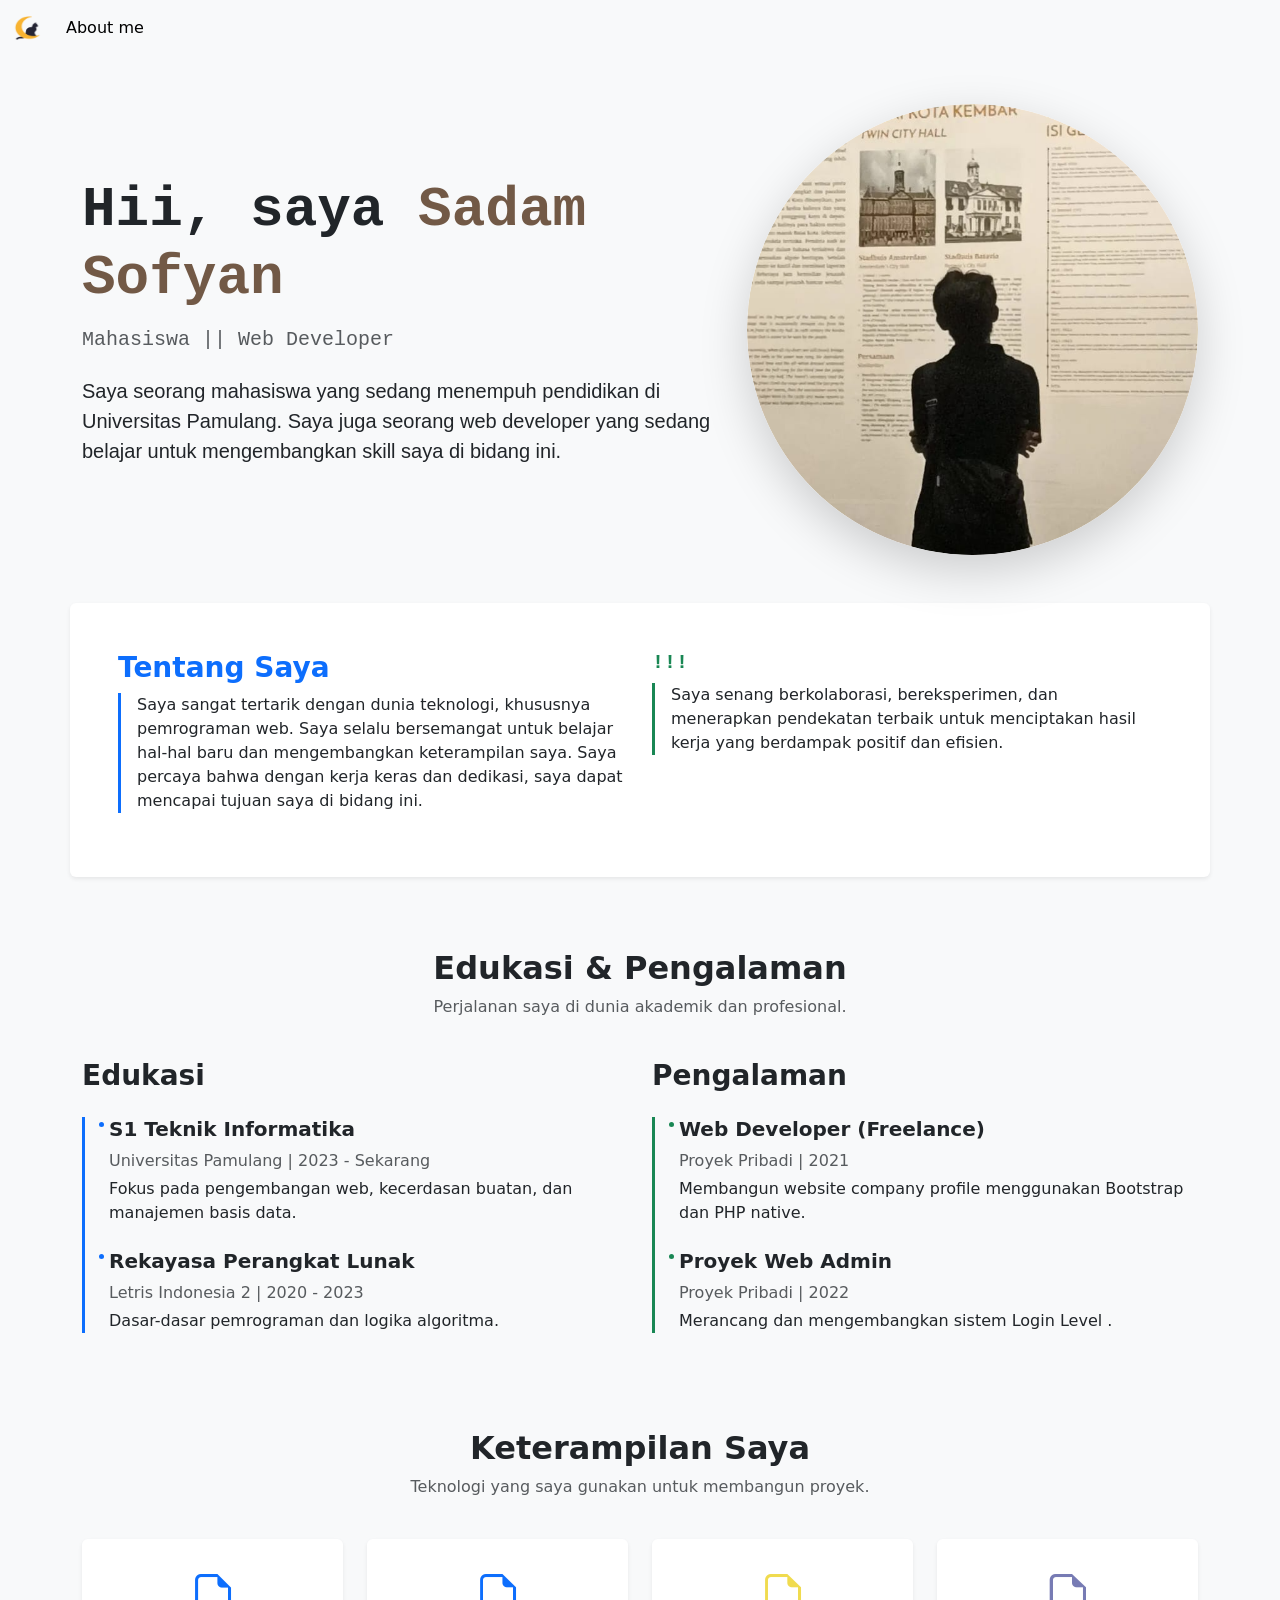
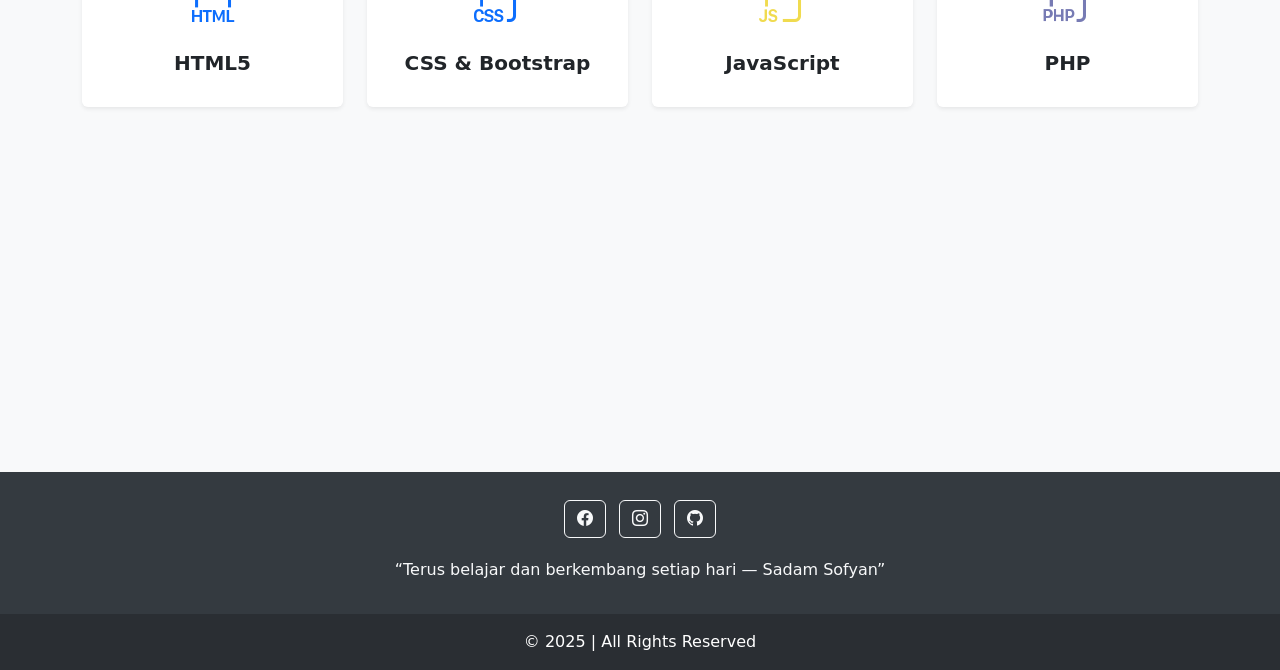
<file: index.html>
<!DOCTYPE html>
<html lang="id">

<head>
  <meta charset="UTF-8">
  <meta name="viewport" content="width=device-width, initial-scale=1.0">

  <!-- Bootstrap CSS -->
  <link href="https://cdn.jsdelivr.net/npm/bootstrap@5.1.3/dist/css/bootstrap.min.css" rel="stylesheet">

  <!-- Bootstrap Icons -->
  <link href="https://cdn.jsdelivr.net/npm/bootstrap-icons@1.11.3/font/bootstrap-icons.css" rel="stylesheet">

  <!-- AOS CSS -->
  <link rel="stylesheet" href="https://cdn.jsdelivr.net/npm/aos@2.3.4/dist/aos.css" />

  <!-- Animate.css -->
  <link rel="stylesheet" href="https://cdnjs.cloudflare.com/ajax/libs/animate.css/4.1.1/animate.min.css" />

  <!-- Custom CSS -->
  <link rel="stylesheet" href="link/public.css">

  <!-- Favicon -->
  <link rel="shortcut icon" href="content/img/catNav.png" type="image/x-icon">



  <title>Portfolio Sadam</title>
</head>

</div>

<body class="bg-light">

  <!-- Navbar -->
  <nav class="navbar navbar-expand-lg navbar-light bg-light">
    <div class="container-fluid">

      <!-- LOGO -->
      <a class="navbar-brand" href="index.html">
        <img src="content/img/catNav.png" alt="" width="30" height="24" class="d-inline-block align-text-top">
      </a>

      <!-- TOGGLER -->
      <button class="navbar-toggler" type="button" data-bs-toggle="collapse" data-bs-target="#navbarNav"
        aria-controls="navbarNav" aria-expanded="false" aria-label="Toggle navigation">
        <span class="navbar-toggler-icon"></span>
      </button>

      <!-- NAV MENU -->
      <div class="collapse navbar-collapse" id="navbarNav">
        <ul class="navbar-nav">

          <li class="nav-item">
            <a class="nav-link active" href="Hobi/aboutMe.html">About me</a>
          </li>

        </ul>
      </div>

    </div>
  </nav>


  <div class="container mt-5 mb-5">
    <div class="row justify-content-center align-items-center">

      <div class="col-lg-7 animate__animated animate__fadeInLeft animate__slower">
        <h1 style="font-family: monospace;" class="display-4 fw-bold">
          Hii, saya <span style="color: rgb(114, 89, 70);">Sadam Sofyan</span>
        </h1>

        <div class="mt-3" style="font-family: monospace;">
          <h5 class="mb-1 text-muted">Mahasiswa || Web Developer</h5>
        </div>
        <div class="mt-4" style="font-family: Verdana, Geneva, Tahoma, sans-serif;">
          <p class="fs-5 text-justify">
            Saya seorang mahasiswa yang sedang menempuh pendidikan di Universitas Pamulang.
            Saya juga seorang web developer yang sedang belajar untuk mengembangkan skill saya di bidang ini.
          </p>
        </div>
      </div>

      <div class="col-lg-5 text-center animate__animated animate__fadeInRight animate__slower">
        <img src="content/img/3311.png" class="img-fluid rounded-circle shadow-lg profile-pic"
          alt="Foto Profil Sadam Sofyan">
      </div>

    </div>
  </div>
  <div class="container mt-5 p-4 p-md-5 rounded bg-white shadow-sm">
    <div class="row">
      <div class="col-md-6 animate__animated animate__fadeInUp">
        <h3 class="fw-bold text-primary">Tentang Saya</h3>
        <div class="border-start border-3 border-primary ps-3">
          <p>
            Saya sangat tertarik dengan dunia teknologi, khususnya pemrograman web.
            Saya selalu bersemangat untuk belajar hal-hal baru dan mengembangkan keterampilan saya.
            Saya percaya bahwa dengan kerja keras dan dedikasi, saya dapat mencapai tujuan saya di bidang ini.
          </p>
        </div>
      </div>
      <div class="col-md-6 mt-4 mt-md-0 animate__animated animate__fadeInUp" style="animation-delay: 0.2s;">
        <h3 id="sss" class="fw-bold text-success">!!!</h3>
        <div class="border-start border-3 border-success ps-3">
          <p>
            Saya senang berkolaborasi, bereksperimen, dan menerapkan pendekatan terbaik
            untuk menciptakan hasil kerja yang berdampak positif dan efisien.
          </p>
        </div>
      </div>
    </div>
  </div>
  <div class="container mt-5 pt-4">
    <div class="row">
      <div class="col-12 text-center mb-4">
        <h2 class="fw-bold">Edukasi & Pengalaman</h2>
        <p class="text-muted">Perjalanan saya di dunia akademik dan profesional.</p>
      </div>

      <div class="col-md-6 animate__animated animate__fadeInUp">
        <h3 class="fw-bold mb-4">Edukasi</h3>
        <div class="border-start border-3 border-primary ps-4">

          <div class="timeline-item mb-4">
            <h5 class="fw-bold">S1 Teknik Informatika</h5>
            <p class="text-muted mb-1">Universitas Pamulang | 2023 - Sekarang</p>
            <p>Fokus pada pengembangan web, kecerdasan buatan, dan manajemen basis data.</p>
          </div>

          <div class="timeline-item mb-4">
            <h5 class="fw-bold">Rekayasa Perangkat Lunak</h5>
            <p class="text-muted mb-1">Letris Indonesia 2 | 2020 - 2023</p>
            <p>Dasar-dasar pemrograman dan logika algoritma.</p>
          </div>

        </div>
      </div>

      <div class="col-md-6 animate__animated animate__fadeInUp" style="animation-delay: 0.2s;">
        <h3 class="fw-bold mb-4">Pengalaman</h3>
        <div class="border-start border-3 border-success ps-4 timeline-success">

          <div class="timeline-item mb-4">
            <h5 class="fw-bold">Web Developer (Freelance)</h5>
            <p class="text-muted mb-1">Proyek Pribadi | 2021</p>
            <p>Membangun website company profile menggunakan Bootstrap dan PHP native.</p>
          </div>

          <div class="timeline-item mb-4">
            <h5 class="fw-bold">Proyek Web Admin </h5>
            <p class="text-muted mb-1">Proyek Pribadi | 2022</p>
            <p>Merancang dan mengembangkan sistem Login Level .</p>
          </div>

        </div>
      </div>
    </div>
  </div>
  <div class="container mt-5 pt-4">
    <div class="row text-center">
      <div class="col-12">
        <h2 class="fw-bold">Keterampilan Saya</h2>
        <p class="text-muted">Teknologi yang saya gunakan untuk membangun proyek.</p>
      </div>
    </div>

    <div class="row mt-4 justify-content-center">
      <div class="col-lg-3 col-md-4 col-6 text-center mb-4 animate__animated animate__fadeInUp"
        style="animation-delay: 0.1s;">
        <div class="p-4 shadow-sm rounded bg-white h-100">
          <i class="bi bi-filetype-html skill-icon"></i>
          <h5 class="mt-3 fw-bold">HTML5</h5>
        </div>
      </div>
      <div class="col-lg-3 col-md-4 col-6 text-center mb-4 animate__animated animate__fadeInUp"
        style="animation-delay: 0.2s;">
        <div class="p-4 shadow-sm rounded bg-white h-100">
          <i class="bi bi-filetype-css skill-icon"></i>
          <h5 class="mt-3 fw-bold">CSS & Bootstrap</h5>
        </div>
      </div>
      <div class="col-lg-3 col-md-4 col-6 text-center mb-4 animate__animated animate__fadeInUp"
        style="animation-delay: 0.3s;">
        <div class="p-4 shadow-sm rounded bg-white h-100">
          <i class="bi bi-filetype-js skill-icon" style="color: #f0db4f;"></i>
          <h5 class="mt-3 fw-bold">JavaScript</h5>
        </div>
      </div>
      <div class="col-lg-3 col-md-4 col-6 text-center mb-4 animate__animated animate__fadeInUp"
        style="animation-delay: 0.4s;">
        <div class="p-4 shadow-sm rounded bg-white h-100">
          <i class="bi bi-filetype-php skill-icon" style="color: #777BB4;"></i>
          <h5 class="mt-3 fw-bold">PHP</h5>
        </div>
      </div>
    </div>
  </div>

  </div>
  <div class="container my-5" data-aos="fade-up">
    <h2 class="text-center mb-4">My GitHub Projects</h2>

    <div class="row g-4 justify-content-center">

      <div class="col-md-6 col-lg-4">
        <div class="card shadow-sm border-0 h-100">
          <div class="card-body">
            <h5 class="card-title fw-bold">
              <i class="bi bi-code-slash me-2"></i>Java Student Manager
            </h5>
            <p class="card-text">Website menggunakan PHP + JS untuk mengelola data hOTEL + admin (CRUD + OOP).</p>
            <a href="https://github.com/adamsofyann/KristalCrudd" target="_blank" class="btn btn-primary btn-sm">View
              Project</a>
          </div>
        </div>
      </div>

      <div class="col-md-6 col-lg-4">
        <div class="card shadow-sm border-0 h-100">
          <div class="card-body">
            <h5 class="card-title fw-bold">
              <i class="bi bi-git me-2"></i>Batik Classification
            </h5>
            <p class="card-text">Model CNN / EfficientNet untuk klasifikasi batik menggunakan TensorFlow.</p>
            <a href="https://github.com/adamsofyann/UTS_Pengolahan_Citra_Digital" target="_blank"
              class="btn btn-primary btn-sm">View Project</a>
          </div>
        </div>
      </div>

      <div class="col-md-6 col-lg-4">
        <div class="card shadow-sm border-0 h-100">
          <div class="card-body">
            <h5 class="card-title fw-bold">
              <i class="bi bi-laptop me-2"></i>Portfolio Website
            </h5>
            <p class="card-text">Website portfolio modern yang menampilkan skills, hobbies, dan projects
              (HTML/CSS/Bootstrap).</p>
            <a href="https://github.com/adamsofyann/Portfolio" target="_blank" class="btn btn-primary btn-sm">View
              Project</a>
          </div>
        </div>
      </div>

    </div>
  </div>



  <!-- ========== FOOTER ========== -->
  <footer class="text-center text-white mt-5" style="background-color: #343a40;">
    <div class="container p-4">

      <!-- Sosial Media -->
      <section class="mb-3">
        <a class="btn btn-outline-light btn-floating m-1" href="https://www.facebook.com/share/1BLkRxeqVn/"
          target="_blank" role="button">
          <i class="bi bi-facebook"></i>
        </a>
        <a class="btn btn-outline-light btn-floating m-1"
          href="https://www.instagram.com/sadamfyn?igsh=MTdzYmlib3kzMjdkaw==" target="_blank" role="button">
          <i class="bi bi-instagram"></i>
        </a>
        <a class="btn btn-outline-light btn-floating m-1" href="https://github.com/adamsofyann" target="_blank"
          role="button">
          <i class="bi bi-github"></i>
        </a>
      </section>

      <!-- Quote -->
      <section class="mb-2">
        <p class="text-light mb-0">
          “Terus belajar dan berkembang setiap hari — Sadam Sofyan”
        </p>
      </section>
    </div>

    <!-- Copyright -->
    <div class="text-center p-3" style="background-color: rgba(0, 0, 0, 0.2);">
      © 2025 <a class="text-white text-decoration-none" href="../index.html"></a> | All Rights Reserved
    </div>
  </footer>

  <!-- Boostrap JS -->
  <script src="https://cdn.jsdelivr.net/npm/bootstrap@5.1.3/dist/js/bootstrap.bundle.min.js"
    integrity="sha384-ka7Sk0Gln4gmtz2MlQnikT1wXgYsOg+OMhuP+IlRH9sENBO0LRn5q+8nbTov4+1p" crossorigin="anonymous">
    </script>










  <script src="https://cdn.jsdelivr.net/npm/aos@2.3.4/dist/aos.js"></script>
  <script>
    AOS.init({
      once: false,
      duration: 1000,
      easing: 'ease-out-cubic',
    });
  </script>
</body>

</html>
</file>
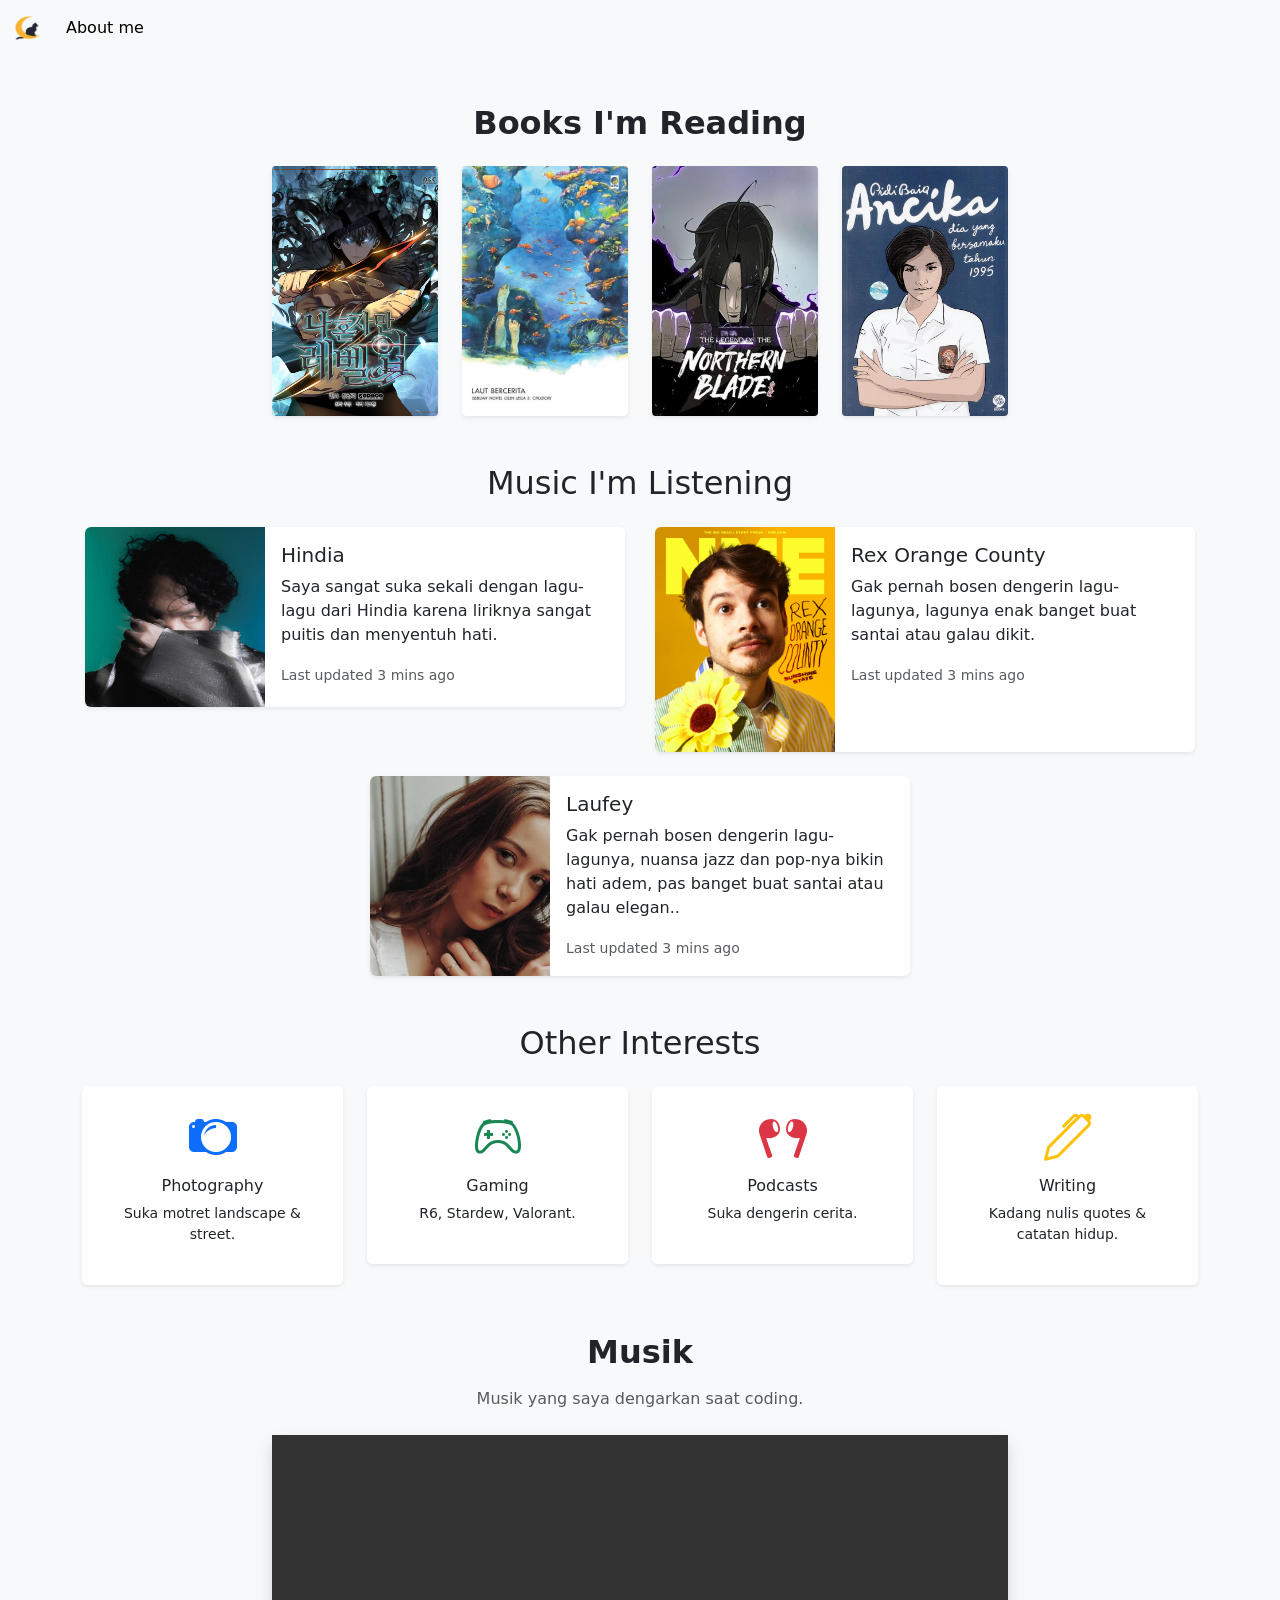
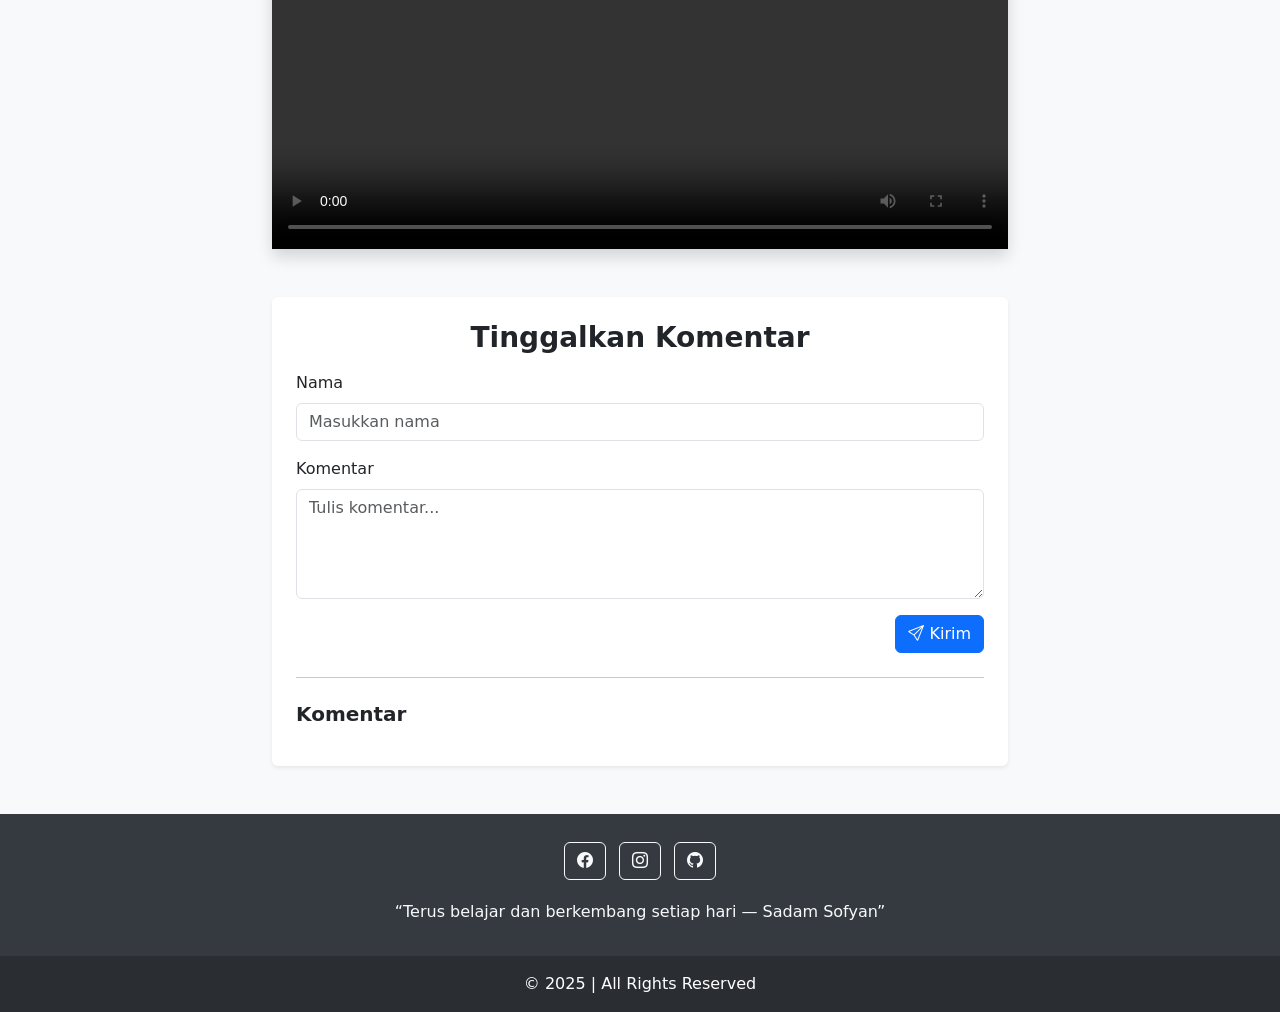
<file: Hobi/aboutMe.html>
<!DOCTYPE html>
<html lang="id">

<head>
    <meta charset="UTF-8">
    <meta name="viewport" content="width=device-width, initial-scale=1.0">

    <!-- Bootstrap CSS -->
    <link href="https://cdn.jsdelivr.net/npm/bootstrap@5.1.3/dist/css/bootstrap.min.css" rel="stylesheet">

    <!-- Bootstrap Icons -->
    <link href="https://cdn.jsdelivr.net/npm/bootstrap-icons@1.11.3/font/bootstrap-icons.css" rel="stylesheet">

    <!-- AOS CSS -->
    <link rel="stylesheet" href="https://cdn.jsdelivr.net/npm/aos@2.3.4/dist/aos.css" />

    <!-- Animate.css -->
    <link rel="stylesheet" href="https://cdnjs.cloudflare.com/ajax/libs/animate.css/4.1.1/animate.min.css" />

    <!-- Custom CSS -->
    <link rel="stylesheet" href="../link/public.css">
    <link rel="stylesheet" href="../link/aboutMe.css">

    <!-- Favicon -->
    <link rel="shortcut icon" href="../content/img/catNav.png" type="image/x-icon">


    <title>Portfolio Sadam </title>
</head>


<body class="bg-light">
    <nav class="navbar navbar-expand-lg navbar-light bg-light">
        <div class="container-fluid">

            <!-- LOGO -->
            <a class="navbar-brand" href="../index.html">
                <img src="../content/img/catNav.png" alt="" width="30" height="24"
                    class="d-inline-block align-text-top">
            </a>

            <!-- TOGGLER -->
            <button class="navbar-toggler" type="button" data-bs-toggle="collapse" data-bs-target="#navbarNav"
                aria-controls="navbarNav" aria-expanded="false" aria-label="Toggle navigation">
                <span class="navbar-toggler-icon"></span>
            </button>

            <!-- NAV MENU -->
            <div class="collapse navbar-collapse" id="navbarNav">
                <ul class="navbar-nav">

                    <li class="nav-item">
                        <a class="nav-link active" href="aboutMe.html">About me</a>
                    </li>

                </ul>
            </div>

        </div>
    </nav>

    <div class="container my-5">
        <h2 class="fw-bold text-center mb-4">Books I'm Reading</h2>


        <div class="row justify-content-center g-4">

            <div class="col-6 col-sm-4 col-md-3 col-lg-2">
                <div class="flip-card">
                    <div class="flip-card-inner">
                        <div class="flip-card-front shadow-sm">
                            <img src="../content/img/31.png" alt="Solo Leveling">
                        </div>
                        <div class="flip-card-back shadow-sm">
                            <h6>Solo Leveling</h6>
                            <p>Manhwa action fantasy populer.</p>
                            <a href="https://www.tappytoon.com/en/book/solo-leveling-official" target="_blank"
                                class="btn btn-outline-light btn-sm">Read</a>
                        </div>
                    </div>
                </div>
            </div>

            <div class="col-6 col-sm-4 col-md-3 col-lg-2">
                <div class="flip-card">
                    <div class="flip-card-inner">
                        <div class="flip-card-front shadow-sm">
                            <img src="../content/img/32.jpg" alt="Laut Bercerita">
                        </div>
                        <div class="flip-card-back shadow-sm">
                            <h6>Laut Bercerita</h6>
                            <p>Novel fiksi sejarah Indonesia.</p>
                            <a href="https://www.gramedia.com/products/laut-bercerita" target="_blank"
                                class="btn btn-outline-light btn-sm">Read</a>
                        </div>
                    </div>
                </div>
            </div>

            <div class="col-6 col-sm-4 col-md-3 col-lg-2">
                <div class="flip-card">
                    <div class="flip-card-inner">
                        <div class="flip-card-front shadow-sm">
                            <img src="../content/img/34.jpeg" alt="Northern Blade">
                        </div>
                        <div class="flip-card-back shadow-sm">
                            <h6>Northern Blade</h6>
                            <p>Manhwa martial arts.</p>
                            <a href="https://www.tappytoon.com/en/book/legend-of-northern-blade" target="_blank"
                                class="btn btn-outline-light btn-sm">Read</a>
                        </div>
                    </div>
                </div>
            </div>

            <div class="col-6 col-sm-4 col-md-3 col-lg-2">
                <div class="flip-card">
                    <div class="flip-card-inner">
                        <div class="flip-card-front shadow-sm">
                            <img src="../content/img/36.jpg" alt="Ancika">
                        </div>
                        <div class="flip-card-back shadow-sm">
                            <h6>Ancika</h6>
                            <p>Novel populer karya Pidi Baiq.</p>
                            <a href="https://www.gramedia.com/products/ancika-dia-yang-bersamaku-tahun-1995-1"
                                target="_blank" class="btn btn-outline-light btn-sm">Read</a>
                        </div>
                    </div>
                </div>
            </div>
        </div>
    </div>



    <div class="container my-5">
        <h2 class="text-center mb-4">Music I'm Listening</h2>

        <div class="row justify-content-center g-4">

            <div class="col-lg-6">
                <div data-aos="zoom-in-up" data-aos-duration="800" data-aos-delay="100">
                    <div class="card border-0 shadow-sm h-100" style="max-width: 540px; margin: auto;">
                        <div class="row g-0 h-100">
                            <div class="col-md-4">
                                <img src="../content/img/00.jpeg" class="img-fluid rounded-start h-100"
                                    style="object-fit: cover;" alt="Hindia">
                            </div>
                            <div class="col-md-8">
                                <div class="card-body d-flex flex-column justify-content-center">
                                    <h5 class="card-title">Hindia</h5>
                                    <p class="card-text">Saya sangat suka sekali dengan lagu-lagu dari Hindia karena
                                        liriknya sangat puitis dan menyentuh hati.</p>
                                    <p class="card-text"><small class="text-muted">Last updated 3 mins ago</small></p>
                                </div>
                            </div>
                        </div>
                    </div>
                </div>
            </div>

            <div class="col-lg-6">
                <div data-aos="zoom-in-up" data-aos-duration="800" data-aos-delay="200">
                    <div class="card border-0 shadow-sm h-100" style="max-width: 540px; margin: auto;">
                        <div class="row g-0 h-100">
                            <div class="col-md-4">
                                <img src="../content/img/001.jpg" class="img-fluid rounded-start h-100"
                                    style="object-fit: cover;" alt="Rex Orange County">
                            </div>
                            <div class="col-md-8">
                                <div class="card-body d-flex flex-column justify-content-center">
                                    <h5 class="card-title">Rex Orange County</h5>
                                    <p class="card-text">Gak pernah bosen dengerin lagu-lagunya, lagunya enak banget
                                        buat santai atau galau dikit.</p>
                                    <p class="card-text"><small class="text-muted">Last updated 3 mins ago</small></p>
                                </div>
                            </div>
                        </div>
                    </div>
                </div>
            </div>

            <div class="col-lg-6">
                <div data-aos="zoom-in-up" data-aos-duration="800" data-aos-delay="200">
                    <div class="card border-0 shadow-sm h-100" style="max-width: 540px; margin: auto;">
                        <div class="row g-0 h-100">
                            <div class="col-md-4">
                                <img src="../content/img/Laufey.jpeg" class="img-fluid rounded-start h-100"
                                    style="object-fit: cover;" alt="Rex Orange County">
                            </div>
                            <div class="col-md-8">
                                <div class="card-body d-flex flex-column justify-content-center">
                                    <h5 class="card-title">Laufey</h5>
                                    <p class="card-text">Gak pernah bosen dengerin lagu-lagunya, nuansa jazz dan pop-nya
                                        bikin hati adem, pas banget buat santai atau galau elegan..</p>
                                    <p class="card-text"><small class="text-muted">Last updated 3 mins ago</small></p>
                                </div>
                            </div>
                        </div>
                    </div>
                </div>
            </div>

        </div>
    </div>

    <div class="container my-5">
        <h2 class="text-center mb-4" data-aos="fade-up">Other Interests</h2>

        <div class="row justify-content-center text-center g-4">

            <div class="col-6 col-md-3" data-aos="zoom-in" data-aos-delay="100">
                <div class="p-4 bg-white shadow-sm rounded">
                    <i class="bi bi-camera2 display-5 text-primary"></i>
                    <h6 class="mt-2">Photography</h6>
                    <p class="small">Suka motret landscape & street.</p>
                </div>
            </div>

            <div class="col-6 col-md-3" data-aos="zoom-in" data-aos-delay="200">
                <div class="p-4 bg-white shadow-sm rounded">
                    <i class="bi bi-controller display-5 text-success"></i>
                    <h6 class="mt-2">Gaming</h6>
                    <p class="small">R6, Stardew, Valorant.</p>
                </div>
            </div>

            <div class="col-6 col-md-3" data-aos="zoom-in" data-aos-delay="300">
                <div class="p-4 bg-white shadow-sm rounded">
                    <i class="bi bi-earbuds display-5 text-danger"></i>
                    <h6 class="mt-2">Podcasts</h6>
                    <p class="small">Suka dengerin cerita.</p>
                </div>
            </div>

            <div class="col-6 col-md-3" data-aos="zoom-in" data-aos-delay="400">
                <div class="p-4 bg-white shadow-sm rounded">
                    <i class="bi bi-pen display-5 text-warning"></i>
                    <h6 class="mt-2">Writing</h6>
                    <p class="small">Kadang nulis quotes & catatan hidup.</p>
                </div>
            </div>

        </div>
    </div>

     <div class="container my-5 vidio" data-aos="fade-up">
    <div class="row justify-content-center">
        <div class="col-md-8 text-center">
            <h2 class="fw-bold mb-3">Musik</h2>
            <p class="text-muted mb-4">
                Musik yang saya dengarkan saat coding.
            </p>

            <div class="ratio ratio-16x9 shadow rounded">
                <video controls>
                    <source src="../content/mp4/vidio.mp4" type="video/mp4">
                    Browser kamu tidak mendukung video.
                </video>
            </div>
        </div>
    </div>
</div>




    <div class="container my-5 formKomentar" data-aos="fade-up">
        <div class="row justify-content-center">
            <div class="col-md-8">
                <div class="card shadow-sm border-0">
                    <div class="card-body p-4">
                        <h3 class="fw-bold mb-3 text-center">Tinggalkan Komentar</h3>

                        <form id="komentarForm">
                            <div class="mb-3">
                                <label class="form-label">Nama</label>
                                <input type="text" id="nama" class="form-control" placeholder="Masukkan nama" required>
                            </div>

                            <div class="mb-3">
                                <label class="form-label">Komentar</label>
                                <textarea id="komentar" class="form-control" rows="4" placeholder="Tulis komentar..."
                                    required></textarea>
                            </div>

                            <div class="text-end">
                                <button type="submit" class="btn btn-primary">
                                    <i class="bi bi-send"></i> Kirim
                                </button>
                            </div>
                        </form>

                        <hr class="my-4">

                        <h5 class="fw-bold mb-3">Komentar</h5>
                        <div id="daftarKomentar"></div>

                    </div>
                </div>
            </div>
        </div>
    </div>



    <!-- ========== FOOTER ========== -->
    <footer class="text-center text-white mt-5" style="background-color: #343a40;">
        <div class="container p-4">

            <!-- Sosial Media -->
            <section class="mb-3">
                <a class="btn btn-outline-light btn-floating m-1" href="https://www.facebook.com/share/1BLkRxeqVn/"
                    target="_blank" role="button">
                    <i class="bi bi-facebook"></i>
                </a>
                <a class="btn btn-outline-light btn-floating m-1"
                    href="https://www.instagram.com/sadamfyn?igsh=MTdzYmlib3kzMjdkaw==" target="_blank" role="button">
                    <i class="bi bi-instagram"></i>
                </a>
                <a class="btn btn-outline-light btn-floating m-1" href="https://github.com/adamsofyann" target="_blank"
                    role="button">
                    <i class="bi bi-github"></i>
                </a>
            </section>

            <!-- Quote -->
            <section class="mb-2">
                <p class="text-light mb-0">
                    “Terus belajar dan berkembang setiap hari — Sadam Sofyan”
                </p>
            </section>
        </div>

        <!-- Copyright -->
        <div class="text-center p-3" style="background-color: rgba(0, 0, 0, 0.2);">
            © 2025 <a class="text-white text-decoration-none" href="../index.html"></a> | All Rights Reserved
        </div>
    </footer>

    <!-- Boostrap JS -->
    <script src="https://cdn.jsdelivr.net/npm/bootstrap@5.1.3/dist/js/bootstrap.bundle.min.js"
        integrity="sha384-ka7Sk0Gln4gmtz2MlQnikT1wXgYsOg+OMhuP+IlRH9sENBO0LRn5q+8nbTov4+1p"
        crossorigin="anonymous"></script>


    <script src="https://cdn.jsdelivr.net/npm/bootstrap@5.1.3/dist/js/bootstrap.bundle.min.js"
        integrity="sha384-ka7Sk0Gln4gmtz2MlQnikT1wXgYsOg+OMhuP+IlRH9sENBO0LRn5q+8nbTov4+1p"
        crossorigin="anonymous"></script>

    <script src="https://cdn.jsdelivr.net/npm/aos@2.3.4/dist/aos.js"></script>


    <script>
        // Load header dan footer


        // Inisialisasi AOS (untuk bagian Musik)
        AOS.init({
            once: true,
            duration: 1000,
            easing: 'ease-out-cubic',
        });
    </script>


    <script>
        document.getElementById("komentarForm").addEventListener("submit", function (e) {
            e.preventDefault();

            const nama = document.getElementById("nama").value;
            const komentar = document.getElementById("komentar").value;

            const komentarBaru = `
      <div class="card mb-3 shadow-sm">
        <div class="card-body">

          <!-- Header Komentar -->
          <div class="d-flex align-items-center mb-2">
            <div class="rounded-circle bg-secondary text-white d-flex align-items-center justify-content-center me-2"
                 style="width:40px; height:40px;">
              <i class="bi bi-person-fill fs-4"></i>
            </div>
            <h6 class="fw-bold mb-0">${nama}</h6>
          </div>

          <!-- Isi Komentar -->
          <p class="mb-0">${komentar}</p>

        </div>
      </div>
    `;

            document.getElementById("daftarKomentar").innerHTML += komentarBaru;
            this.reset();
        });
    </script>





</body>

</html>
</file>
<file: link/public.css>
.profile-pic {
    transition: transform 0.3s ease, box-shadow 0.3s ease;
    max-width: 100%;
}

.profile-pic:hover {
    transform: scale(1.05);
    box-shadow: 0 1rem 3rem rgba(0, 0, 0, 0.175) !important;
    
}

.skill-icon {
    font-size: 3rem;
    color: #0d6efd;
}

.card-deck .card {
    height: 100%;
}

.timeline-item {
    position: relative;
}

.timeline-item::before {
    content: '';
    position: absolute;
    width: 5px;
    height: 5px;
    background-color: #0d6efd;
    border-radius: 50%;
    left: -10px;
    top: 5px;
}

.timeline-success .timeline-item::before {
    background-color: #198754;
}



#sss {
    font-family: monospace;
    font-size: 20px;
}

#back {
    background-color: #f2f3f4;

}

.ss {
    font-family: sans-serif;
    color: #333333;
}

#ss {
    font-family: 'Gill Sans', 'Gill Sans MT', Calibri, 'Trebuchet MS', sans-serif;
    font-size: 35px;
    color: #333333;
}

* {
    box-sizing: border-box;
}

html, body {
    max-width: 100%;
    overflow-x: hidden;
}
</file>
<file: link/aboutMe.css>
/* Kontainer  3D */
.flip-card {
    background-color: transparent;
    width: 100%;
    height: 250px;
    perspective: 1000px;
    
}

/* Kontainer dalam yang akan berputar */
.flip-card-inner {
    position: relative;
    width: 100%;
    height: 100%;
    text-align: center;
    transition: transform 0.6s;
    transform-style: preserve-3d;
}

/* Saat di-hover, putar kontainer dalam */
.flip-card:hover .flip-card-inner {
    transform: rotateY(180deg);
}

/* Bagian DEPAN dan BELAKANG */
.flip-card-front,
.flip-card-back {
    position: absolute;
    width: 100%;
    height: 100%;
    -webkit-backface-visibility: hidden;
    /* Safari */
    backface-visibility: hidden;
}

/* Style bagian DEPAN (gambar) */
.flip-card-front {
    background-color: #bbb;
    color: black;
    border-radius: 0.25rem;
    /* samakan dengan card */
    overflow: hidden;
    /* agar gambar pas */
}

.flip-card-front img {
    width: 100%;
    height: 100%;
    object-fit: cover;
    /* Gambar memenuhi kartu */
}

/* Style bagian BELAKANG (teks) */
.flip-card-back {
    background-color: #2c3e50;
    /* Warna gelap */
    color: white;
    transform: rotateY(180deg);
    border-radius: 0.25rem;
    /* samakan dengan card */
    display: flex;
    flex-direction: column;
    justify-content: center;
    align-items: center;
    padding: 15px;
}

.flip-card-back h6 {
    font-weight: bold;
}

.flip-card-back p {
    font-size: 0.8rem;
}
</file>
